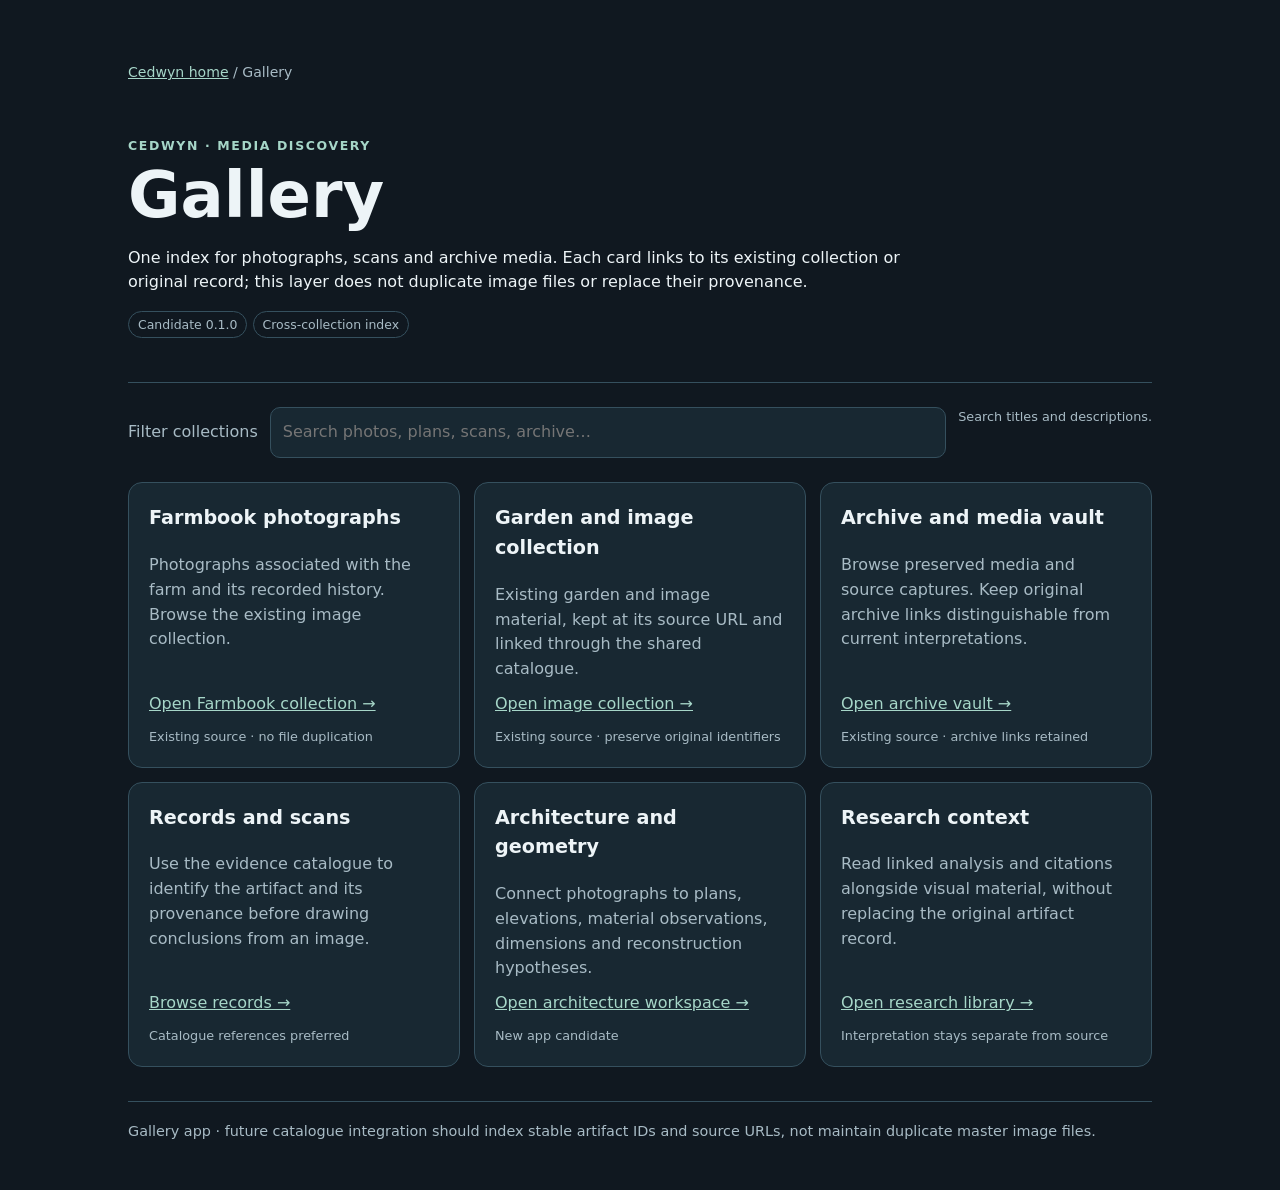
<file: index.html>
<!doctype html>
<html lang="en-GB">
<head>
<meta charset="utf-8">
<meta name="viewport" content="width=device-width,initial-scale=1">
<meta name="description" content="A unified index to Cedwyn photographs, image records, scans and archive media without duplicating source files.">
<title>Gallery · Cedwyn</title>
<style>
:root{color-scheme:light dark;--bg:#101820;--panel:#182832;--ink:#edf4f7;--muted:#a8bbc5;--line:#35505e;--accent:#a6d6c8}
*{box-sizing:border-box}body{margin:0;background:var(--bg);color:var(--ink);font:16px/1.55 system-ui,-apple-system,"Segoe UI",sans-serif}a{color:var(--accent)}.wrap{max-width:1120px;margin:auto;padding:clamp(18px,4vw,48px)}.crumb{font-size:.88rem;color:var(--muted)}header{padding:38px 0 28px;border-bottom:1px solid var(--line)}.eyebrow{text-transform:uppercase;letter-spacing:.13em;font-size:.78rem;color:var(--accent);font-weight:700}h1{font-size:clamp(2rem,5vw,4rem);line-height:1.06;margin:.4rem 0 1rem}h2{font-size:1.2rem;margin:0 0 10px}p{max-width:78ch}.muted{color:var(--muted)}.tag{display:inline-block;border:1px solid var(--line);border-radius:99px;padding:3px 9px;font-size:.78rem;color:var(--muted)}.toolbar{display:flex;gap:12px;flex-wrap:wrap;margin:24px 0}.toolbar input{flex:1;min-width:220px;border:1px solid var(--line);border-radius:10px;padding:12px;background:var(--panel);color:var(--ink);font:inherit}.grid{display:grid;grid-template-columns:repeat(auto-fit,minmax(min(100%,260px),1fr));gap:14px}.card{background:var(--panel);border:1px solid var(--line);border-radius:14px;padding:20px;display:flex;flex-direction:column;gap:10px}.card p{color:var(--muted);margin:0}.card a{margin-top:auto;align-self:flex-start}.status{font-size:.8rem;color:var(--muted)}footer{margin-top:34px;border-top:1px solid var(--line);padding-top:18px;color:var(--muted);font-size:.9rem}.none{padding:20px;text-align:center;color:var(--muted);display:none}
</style>
</head>
<body><main class="wrap">
<p class="crumb"><a href="/">Cedwyn home</a> / Gallery</p>
<header>
<div class="eyebrow">Cedwyn · Media discovery</div><h1>Gallery</h1>
<p>One index for photographs, scans and archive media. Each card links to its existing collection or original record; this layer does not duplicate image files or replace their provenance.</p>
<p><span class="tag">Candidate 0.1.0</span> <span class="tag">Cross-collection index</span></p>
</header>
<div class="toolbar"><label for="filter" class="muted" style="align-self:center">Filter collections</label><input id="filter" type="search" placeholder="Search photos, plans, scans, archive…" autocomplete="off" aria-describedby="hint"><span id="hint" class="status">Search titles and descriptions.</span></div>
<section class="grid" id="collections" aria-label="Image and media collections">
<article class="card" data-search="farmbook great house farm photographs family album building landscape"><h2>Farmbook photographs</h2><p>Photographs associated with the farm and its recorded history. Browse the existing image collection.</p><a href="/fb/">Open Farmbook collection →</a><span class="status">Existing source · no file duplication</span></article>
<article class="card" data-search="garden gallery nft art images landscape grounds"><h2>Garden and image collection</h2><p>Existing garden and image material, kept at its source URL and linked through the shared catalogue.</p><a href="/nft-art/">Open image collection →</a><span class="status">Existing source · preserve original identifiers</span></article>
<article class="card" data-search="wayback archive images photographs scans pdf video text"><h2>Archive and media vault</h2><p>Browse preserved media and source captures. Keep original archive links distinguishable from current interpretations.</p><a href="/wayback/">Open archive vault →</a><span class="status">Existing source · archive links retained</span></article>
<article class="card" data-search="primary records documents scans deed title chain maps plans"><h2>Records and scans</h2><p>Use the evidence catalogue to identify the artifact and its provenance before drawing conclusions from an image.</p><a href="/records/">Browse records →</a><span class="status">Catalogue references preferred</span></article>
<article class="card" data-search="architecture floor plans elevations sections dimensions materials geometry"><h2>Architecture and geometry</h2><p>Connect photographs to plans, elevations, material observations, dimensions and reconstruction hypotheses.</p><a href="/architecture/">Open architecture workspace →</a><span class="status">New app candidate</span></article>
<article class="card" data-search="research legal context interpretation provenance citations"><h2>Research context</h2><p>Read linked analysis and citations alongside visual material, without replacing the original artifact record.</p><a href="/research/">Open research library →</a><span class="status">Interpretation stays separate from source</span></article>
</section>
<p class="none" id="empty" role="status">No collection matches that search.</p>
<footer>Gallery app · future catalogue integration should index stable artifact IDs and source URLs, not maintain duplicate master image files.</footer>
</main>
<script>
(function(){
 const input=document.getElementById("filter");
 const cards=[...document.querySelectorAll("#collections .card")];
 const empty=document.getElementById("empty");
 input.addEventListener("input",function(){
  const q=input.value.trim().toLowerCase();
  let shown=0;
  cards.forEach(function(card){
   const hay=(card.textContent+" "+(card.dataset.search||"")).toLowerCase();
   const visible=!q||hay.includes(q);
   card.hidden=!visible;
   if(visible)shown++;
  });
  empty.style.display=shown?"none":"block";
 });
})();
</script>
</body></html>
</file>
